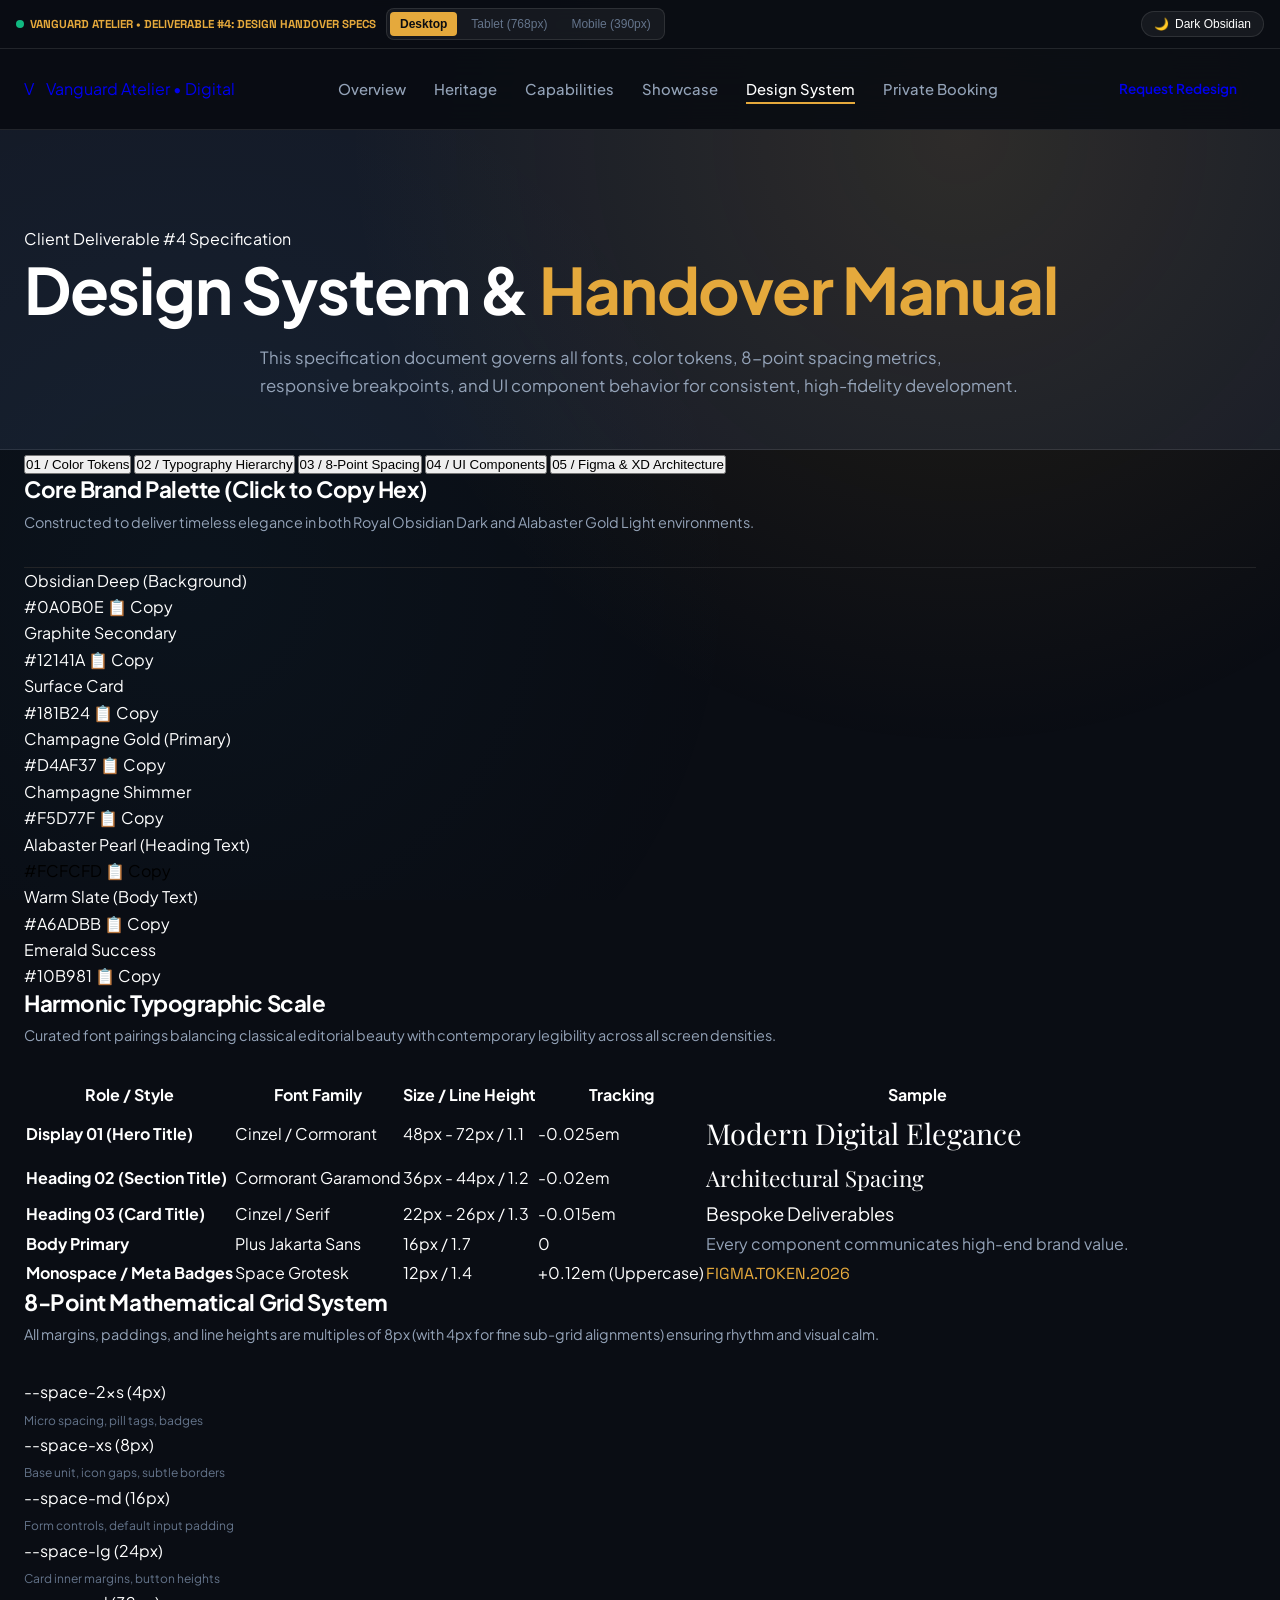
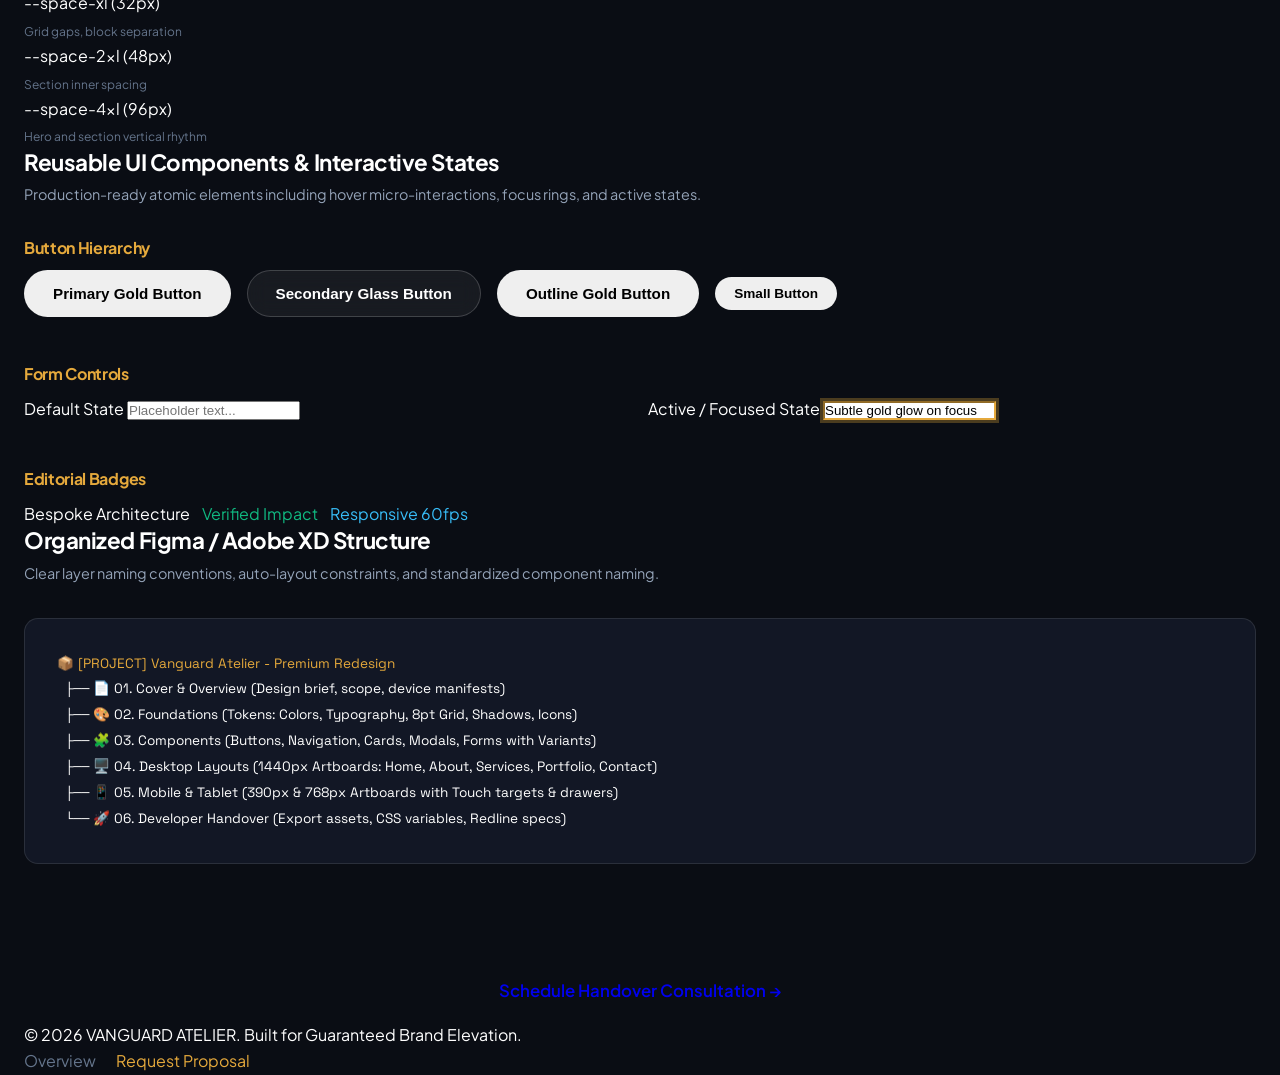
<file: design-system.html>
<!DOCTYPE html>
<html lang="en" data-theme="dark">
<head>
  <meta charset="UTF-8">
  <meta name="viewport" content="width=device-width, initial-scale=1.0">
  <title>Design System & Handover Specification — VANGUARD ATELIER</title>
  <meta name="description" content="Official design handover manual covering typography hierarchy, color tokens, 8-point spacing, and reusable UI components.">
  <link rel="stylesheet" href="css/style.css">
  <link rel="icon" href="data:image/svg+xml,<svg xmlns='http://www.w3.org/2000/svg' viewBox='0 0 100 100'><text y='.9em' font-size='90'>✨</text></svg>">
</head>
<body>

  <!-- Preview Simulator Bar -->
  <div class="preview-control-bar">
    <div class="preview-bar-left">
      <span class="preview-tag">
        <span style="display:inline-block; width:8px; height:8px; border-radius:50%; background:#10b981;"></span>
        Vanguard Atelier &bull; Deliverable #4: Design Handover Specs
      </span>
      <div class="preview-viewports">
        <button class="viewport-btn active" data-viewport="desktop">Desktop</button>
        <button class="viewport-btn" data-viewport="tablet">Tablet (768px)</button>
        <button class="viewport-btn" data-viewport="mobile">Mobile (390px)</button>
      </div>
    </div>
    <div class="preview-bar-right">
      <button id="theme-toggle-btn" class="theme-toggle-btn"><span>🌙</span> Dark Obsidian</button>
    </div>
  </div>

  <div id="viewport-stage">
    <!-- Navigation -->
    <header class="site-nav">
      <div class="container container-wide">
        <div class="nav-wrapper">
          <a href="index.html" class="brand-logo">
            <div class="brand-emblem">V</div>
            <div class="brand-text-block">
              <span class="brand-name">Vanguard</span>
              <span class="brand-sub">Atelier &bull; Digital</span>
            </div>
          </a>
          <nav>
            <ul class="nav-links">
              <li class="nav-item"><a href="index.html">Overview</a></li>
              <li class="nav-item"><a href="about.html">Heritage</a></li>
              <li class="nav-item"><a href="services.html">Capabilities</a></li>
              <li class="nav-item"><a href="portfolio.html">Showcase</a></li>
              <li class="nav-item active"><a href="design-system.html">Design System</a></li>
              <li class="nav-item"><a href="contact.html">Private Booking</a></li>
            </ul>
          </nav>
          <div class="nav-actions">
            <a href="contact.html" class="btn btn-primary btn-sm">Request Redesign</a>
            <button id="nav-hamburger-btn" class="nav-hamburger">☰</button>
          </div>
        </div>
      </div>
    </header>

    <!-- Mobile Drawer Overlay -->
    <div class="mobile-menu-overlay"></div>
    <aside class="mobile-menu-drawer">
      <div>
        <div class="mobile-drawer-header">
          <div class="brand-logo">
            <div class="brand-emblem">V</div>
            <div class="brand-text-block">
              <span class="brand-name">Vanguard</span>
              <span class="brand-sub">Atelier &bull; Digital</span>
            </div>
          </div>
          <button id="mobile-drawer-close" class="mobile-close-btn">&times;</button>
        </div>
        <ul class="mobile-nav-links">
          <li><a href="index.html">Overview</a></li>
          <li><a href="about.html">Heritage</a></li>
          <li><a href="services.html">Capabilities</a></li>
          <li><a href="portfolio.html">Showcase</a></li>
          <li><a href="design-system.html">Design System</a></li>
          <li><a href="contact.html">Private Booking</a></li>
        </ul>
      </div>
      <div>
        <a href="contact.html" class="btn btn-primary" style="width:100%; text-align:center;">Book Consultation</a>
      </div>
    </aside>

    <!-- Page Header -->
    <section style="padding: var(--space-4xl) 0 var(--space-2xl) 0; border-bottom: 1px solid var(--border-subtle); background: var(--bg-surface);">
      <div class="container text-center">
        <div class="badge-pill">Client Deliverable #4 Specification</div>
        <h1 style="font-size: clamp(2.4rem, 5vw, 4rem); margin-bottom: 16px;">
          Design System & <span class="text-gold">Handover Manual</span>
        </h1>
        <p class="section-desc" style="max-width: 760px; margin: 0 auto;">
          This specification document governs all fonts, color tokens, 8-point spacing metrics, responsive breakpoints, and UI component behavior for consistent, high-fidelity development.
        </p>
      </div>
    </section>

    <!-- Handover System Core -->
    <section class="handover-section">
      <div class="container">
        <div class="handover-card">
          <!-- Tabs Navigation -->
          <div class="handover-tabs">
            <button class="handover-tab-btn active" data-target="tab-colors">01 / Color Tokens</button>
            <button class="handover-tab-btn" data-target="tab-typography">02 / Typography Hierarchy</button>
            <button class="handover-tab-btn" data-target="tab-spacing">03 / 8-Point Spacing</button>
            <button class="handover-tab-btn" data-target="tab-components">04 / UI Components</button>
            <button class="handover-tab-btn" data-target="tab-figma">05 / Figma & XD Architecture</button>
          </div>

          <!-- Tab 1: Colors -->
          <div id="tab-colors" class="handover-tab-pane active">
            <h3 style="font-size:1.4rem; margin-bottom:8px;">Core Brand Palette (Click to Copy Hex)</h3>
            <p style="margin-bottom: var(--space-xl); font-size: 0.9rem; color: var(--text-secondary);">
              Constructed to deliver timeless elegance in both Royal Obsidian Dark and Alabaster Gold Light environments.
            </p>
            <div class="color-swatch-grid">
              <div class="color-swatch-card" data-hex="#0A0B0E">
                <div class="swatch-color-box" style="background: #0A0B0E; border-bottom: 1px solid rgba(255,255,255,0.1);"></div>
                <div class="swatch-meta">
                  <div class="swatch-name">Obsidian Deep (Background)</div>
                  <div class="swatch-hex"><span>#0A0B0E</span> <span>📋 Copy</span></div>
                </div>
              </div>

              <div class="color-swatch-card" data-hex="#12141A">
                <div class="swatch-color-box" style="background: #12141A;"></div>
                <div class="swatch-meta">
                  <div class="swatch-name">Graphite Secondary</div>
                  <div class="swatch-hex"><span>#12141A</span> <span>📋 Copy</span></div>
                </div>
              </div>

              <div class="color-swatch-card" data-hex="#181B24">
                <div class="swatch-color-box" style="background: #181B24;"></div>
                <div class="swatch-meta">
                  <div class="swatch-name">Surface Card</div>
                  <div class="swatch-hex"><span>#181B24</span> <span>📋 Copy</span></div>
                </div>
              </div>

              <div class="color-swatch-card" data-hex="#D4AF37">
                <div class="swatch-color-box" style="background: #D4AF37;"></div>
                <div class="swatch-meta">
                  <div class="swatch-name">Champagne Gold (Primary)</div>
                  <div class="swatch-hex"><span>#D4AF37</span> <span>📋 Copy</span></div>
                </div>
              </div>

              <div class="color-swatch-card" data-hex="#F5D77F">
                <div class="swatch-color-box" style="background: #F5D77F;"></div>
                <div class="swatch-meta">
                  <div class="swatch-name">Champagne Shimmer</div>
                  <div class="swatch-hex"><span>#F5D77F</span> <span>📋 Copy</span></div>
                </div>
              </div>

              <div class="color-swatch-card" data-hex="#FCFCFD">
                <div class="swatch-color-box" style="background: #FCFCFD;"></div>
                <div class="swatch-meta">
                  <div class="swatch-name">Alabaster Pearl (Heading Text)</div>
                  <div class="swatch-hex" style="color:#000;"><span>#FCFCFD</span> <span>📋 Copy</span></div>
                </div>
              </div>

              <div class="color-swatch-card" data-hex="#A6ADBB">
                <div class="swatch-color-box" style="background: #A6ADBB;"></div>
                <div class="swatch-meta">
                  <div class="swatch-name">Warm Slate (Body Text)</div>
                  <div class="swatch-hex"><span>#A6ADBB</span> <span>📋 Copy</span></div>
                </div>
              </div>

              <div class="color-swatch-card" data-hex="#10B981">
                <div class="swatch-color-box" style="background: #10B981;"></div>
                <div class="swatch-meta">
                  <div class="swatch-name">Emerald Success</div>
                  <div class="swatch-hex"><span>#10B981</span> <span>📋 Copy</span></div>
                </div>
              </div>
            </div>
          </div>

          <!-- Tab 2: Typography Scale -->
          <div id="tab-typography" class="handover-tab-pane">
            <h3 style="font-size:1.4rem; margin-bottom:8px;">Harmonic Typographic Scale</h3>
            <p style="margin-bottom: var(--space-xl); font-size: 0.9rem; color: var(--text-secondary);">
              Curated font pairings balancing classical editorial beauty with contemporary legibility across all screen densities.
            </p>
            <table class="type-specimen-table">
              <thead>
                <tr>
                  <th>Role / Style</th>
                  <th>Font Family</th>
                  <th>Size / Line Height</th>
                  <th>Tracking</th>
                  <th>Sample</th>
                </tr>
              </thead>
              <tbody>
                <tr>
                  <td><strong>Display 01 (Hero Title)</strong></td>
                  <td>Cinzel / Cormorant</td>
                  <td>48px - 72px / 1.1</td>
                  <td>-0.025em</td>
                  <td><span style="font-family:var(--font-serif); font-size:1.8rem;">Modern Digital Elegance</span></td>
                </tr>
                <tr>
                  <td><strong>Heading 02 (Section Title)</strong></td>
                  <td>Cormorant Garamond</td>
                  <td>36px - 44px / 1.2</td>
                  <td>-0.02em</td>
                  <td><span style="font-family:var(--font-serif); font-size:1.4rem;">Architectural Spacing</span></td>
                </tr>
                <tr>
                  <td><strong>Heading 03 (Card Title)</strong></td>
                  <td>Cinzel / Serif</td>
                  <td>22px - 26px / 1.3</td>
                  <td>-0.015em</td>
                  <td><span style="font-family:var(--font-display); font-size:1.15rem;">Bespoke Deliverables</span></td>
                </tr>
                <tr>
                  <td><strong>Body Primary</strong></td>
                  <td>Plus Jakarta Sans</td>
                  <td>16px / 1.7</td>
                  <td>0</td>
                  <td><span style="font-family:var(--font-sans); color:var(--text-secondary);">Every component communicates high-end brand value.</span></td>
                </tr>
                <tr>
                  <td><strong>Monospace / Meta Badges</strong></td>
                  <td>Space Grotesk</td>
                  <td>12px / 1.4</td>
                  <td>+0.12em (Uppercase)</td>
                  <td><span style="font-family:var(--font-mono); color:var(--gold-primary);">FIGMA.TOKEN.2026</span></td>
                </tr>
              </tbody>
            </table>
          </div>

          <!-- Tab 3: Spacing Scale -->
          <div id="tab-spacing" class="handover-tab-pane">
            <h3 style="font-size:1.4rem; margin-bottom:8px;">8-Point Mathematical Grid System</h3>
            <p style="margin-bottom: var(--space-xl); font-size: 0.9rem; color: var(--text-secondary);">
              All margins, paddings, and line heights are multiples of 8px (with 4px for fine sub-grid alignments) ensuring rhythm and visual calm.
            </p>
            <div class="spacing-scale-visualizer">
              <div class="spacing-row">
                <div class="spacing-label">--space-2xs (4px)</div>
                <div class="spacing-bar" style="width: 4px;"></div>
                <span style="font-size:0.75rem; color:var(--text-muted);">Micro spacing, pill tags, badges</span>
              </div>
              <div class="spacing-row">
                <div class="spacing-label">--space-xs (8px)</div>
                <div class="spacing-bar" style="width: 8px;"></div>
                <span style="font-size:0.75rem; color:var(--text-muted);">Base unit, icon gaps, subtle borders</span>
              </div>
              <div class="spacing-row">
                <div class="spacing-label">--space-md (16px)</div>
                <div class="spacing-bar" style="width: 16px;"></div>
                <span style="font-size:0.75rem; color:var(--text-muted);">Form controls, default input padding</span>
              </div>
              <div class="spacing-row">
                <div class="spacing-label">--space-lg (24px)</div>
                <div class="spacing-bar" style="width: 24px;"></div>
                <span style="font-size:0.75rem; color:var(--text-muted);">Card inner margins, button heights</span>
              </div>
              <div class="spacing-row">
                <div class="spacing-label">--space-xl (32px)</div>
                <div class="spacing-bar" style="width: 32px;"></div>
                <span style="font-size:0.75rem; color:var(--text-muted);">Grid gaps, block separation</span>
              </div>
              <div class="spacing-row">
                <div class="spacing-label">--space-2xl (48px)</div>
                <div class="spacing-bar" style="width: 48px;"></div>
                <span style="font-size:0.75rem; color:var(--text-muted);">Section inner spacing</span>
              </div>
              <div class="spacing-row">
                <div class="spacing-label">--space-4xl (96px)</div>
                <div class="spacing-bar" style="width: 96px;"></div>
                <span style="font-size:0.75rem; color:var(--text-muted);">Hero and section vertical rhythm</span>
              </div>
            </div>
          </div>

          <!-- Tab 4: UI Components -->
          <div id="tab-components" class="handover-tab-pane">
            <h3 style="font-size:1.4rem; margin-bottom:8px;">Reusable UI Components & Interactive States</h3>
            <p style="margin-bottom: var(--space-xl); font-size: 0.9rem; color: var(--text-secondary);">
              Production-ready atomic elements including hover micro-interactions, focus rings, and active states.
            </p>

            <div style="display:flex; flex-direction:column; gap: var(--space-2xl);">
              <!-- Buttons -->
              <div>
                <h4 style="font-size:1rem; margin-bottom:12px; color:var(--gold-primary);">Button Hierarchy</h4>
                <div style="display:flex; gap:16px; flex-wrap:wrap; align-items:center;">
                  <button class="btn btn-primary">Primary Gold Button</button>
                  <button class="btn btn-secondary">Secondary Glass Button</button>
                  <button class="btn btn-outline">Outline Gold Button</button>
                  <button class="btn btn-primary btn-sm">Small Button</button>
                </div>
              </div>

              <!-- Form Inputs -->
              <div>
                <h4 style="font-size:1rem; margin-bottom:12px; color:var(--gold-primary);">Form Controls</h4>
                <div style="display:grid; grid-template-columns: 1fr 1fr; gap:16px;">
                  <div>
                    <label class="form-label">Default State</label>
                    <input type="text" class="form-control" placeholder="Placeholder text...">
                  </div>
                  <div>
                    <label class="form-label">Active / Focused State</label>
                    <input type="text" class="form-control" value="Subtle gold glow on focus" style="border-color:var(--gold-primary); box-shadow:0 0 0 3px var(--gold-glow);">
                  </div>
                </div>
              </div>

              <!-- Badges & Chips -->
              <div>
                <h4 style="font-size:1rem; margin-bottom:12px; color:var(--gold-primary);">Editorial Badges</h4>
                <div style="display:flex; gap:12px; flex-wrap:wrap;">
                  <span class="badge-pill">Bespoke Architecture</span>
                  <span class="badge-pill" style="border-color:var(--success); color:var(--success);">Verified Impact</span>
                  <span class="badge-pill" style="border-color:var(--accent-cyan); color:var(--accent-cyan);">Responsive 60fps</span>
                </div>
              </div>
            </div>
          </div>

          <!-- Tab 5: Figma & Adobe XD Structure -->
          <div id="tab-figma" class="handover-tab-pane">
            <h3 style="font-size:1.4rem; margin-bottom:8px;">Organized Figma / Adobe XD Structure</h3>
            <p style="margin-bottom: var(--space-xl); font-size: 0.9rem; color: var(--text-secondary);">
              Clear layer naming conventions, auto-layout constraints, and standardized component naming.
            </p>

            <div style="background:var(--bg-card); border:1px solid var(--border-subtle); border-radius:var(--radius-md); padding:var(--space-xl); font-family:var(--font-mono); font-size:0.85rem; line-height:1.9;">
              <span style="color:var(--gold-primary);">📦 [PROJECT] Vanguard Atelier - Premium Redesign</span><br>
              &nbsp;&nbsp;├── 📄 01. Cover & Overview (Design brief, scope, device manifests)<br>
              &nbsp;&nbsp;├── 🎨 02. Foundations (Tokens: Colors, Typography, 8pt Grid, Shadows, Icons)<br>
              &nbsp;&nbsp;├── 🧩 03. Components (Buttons, Navigation, Cards, Modals, Forms with Variants)<br>
              &nbsp;&nbsp;├── 🖥️ 04. Desktop Layouts (1440px Artboards: Home, About, Services, Portfolio, Contact)<br>
              &nbsp;&nbsp;├── 📱 05. Mobile & Tablet (390px & 768px Artboards with Touch targets & drawers)<br>
              &nbsp;&nbsp;└── 🚀 06. Developer Handover (Export assets, CSS variables, Redline specs)
            </div>
          </div>

        </div>

        <div style="text-align: center; margin-top: var(--space-4xl);">
          <a href="contact.html" class="btn btn-primary btn-lg">Schedule Handover Consultation &rarr;</a>
        </div>
      </div>
    </section>

    <!-- Footer -->
    <footer class="site-footer">
      <div class="container">
        <div class="footer-bottom-bar">
          <div>&copy; 2026 VANGUARD ATELIER. Built for Guaranteed Brand Elevation.</div>
          <div style="display:flex; gap:20px;">
            <a href="index.html" style="color:var(--text-muted); text-decoration:none;">Overview</a>
            <a href="contact.html" style="color:var(--gold-primary); text-decoration:none;">Request Proposal</a>
          </div>
        </div>
      </div>
    </footer>
  </div>

  <script src="js/main.js"></script>
</body>
</html>
</file>
<file: css/style.css>
/* ==========================================================================
   BUILDCRAFT ATELIER — MASTER STYLESHEET
   Flawless Responsiveness across Desktop (1440px), Laptop (1200px),
   Tablet (768px), and Mobile (390px/360px) in BOTH Real Resizing & Simulator Modes.
   ========================================================================== */

@import url('https://fonts.googleapis.com/css2?family=Plus+Jakarta+Sans:wght@300;400;500;600;700;800&family=Playfair+Display:ital,wght@0,500;0,600;0,700;1,400;1,600&family=Space+Grotesk:wght@500;600;700&display=swap');

/* --- Root Color Tokens & Atmosphere --- */
:root {
  --bg-primary: #0a0d14;
  --bg-secondary: #0f131d;
  --bg-surface: #151b28;
  --bg-card: rgba(21, 27, 40, 0.85);
  --bg-card-hover: rgba(28, 36, 52, 0.95);
  --bg-glass: rgba(10, 13, 20, 0.88);
  --bg-light-contrast: #f8f9fa;
  --bg-light-card: #ffffff;
  
  --gold-primary: #e5a93c;
  --gold-secondary: #d49324;
  --gold-light: #fcd34d;
  --gold-glow: rgba(229, 169, 60, 0.3);
  --gold-gradient: linear-gradient(135deg, #fcd34d 0%, #e5a93c 50%, #b4710b 100%);
  --gold-border: rgba(229, 169, 60, 0.35);

  --text-primary: #ffffff;
  --text-secondary: #94a3b8;
  --text-muted: #64748b;
  --text-dark: #0f172a;
  --text-dark-muted: #475569;
  
  --border-subtle: rgba(255, 255, 255, 0.1);
  --border-medium: rgba(255, 255, 255, 0.18);
  --border-light: rgba(15, 23, 42, 0.08);

  --success: #10b981;
  --accent-cyan: #38bdf8;

  --font-serif: 'Playfair Display', Georgia, serif;
  --font-sans: 'Plus Jakarta Sans', -apple-system, BlinkMacSystemFont, sans-serif;
  --font-mono: 'Space Grotesk', monospace;

  --space-2xs: 4px;
  --space-xs: 8px;
  --space-sm: 12px;
  --space-md: 16px;
  --space-lg: 24px;
  --space-xl: 32px;
  --space-2xl: 48px;
  --space-3xl: 64px;
  --space-4xl: 96px;
  --space-5xl: 128px;

  --radius-sm: 8px;
  --radius-md: 14px;
  --radius-lg: 22px;
  --radius-xl: 36px;
  --radius-full: 9999px;

  --shadow-subtle: 0 4px 20px rgba(0, 0, 0, 0.25);
  --shadow-elevated: 0 16px 48px rgba(0, 0, 0, 0.5);
  --shadow-gold: 0 10px 30px rgba(229, 169, 60, 0.3);
  --shadow-light-card: 0 12px 32px rgba(15, 23, 42, 0.08);

  --transition-fast: 0.2s cubic-bezier(0.16, 1, 0.3, 1);
  --transition-smooth: 0.35s cubic-bezier(0.16, 1, 0.3, 1);
  --transition-luxury: 0.6s cubic-bezier(0.19, 1, 0.22, 1);
}

[data-theme="light"] {
  --bg-primary: #f8fafc;
  --bg-secondary: #f1f5f9;
  --bg-surface: #ffffff;
  --bg-card: #ffffff;
  --bg-card-hover: #f8fafc;
  --bg-glass: rgba(248, 250, 252, 0.92);
  --text-primary: #0f172a;
  --text-secondary: #475569;
  --text-muted: #64748b;
  --border-subtle: rgba(15, 23, 42, 0.08);
  --border-medium: rgba(15, 23, 42, 0.16);
  --shadow-elevated: 0 16px 40px rgba(15, 23, 42, 0.08);
}

/* --- Base Reset & Overflow Elimination --- */
*, *::before, *::after {
  box-sizing: border-box;
  margin: 0;
  padding: 0;
}

html {
  font-size: 16px;
  scroll-behavior: smooth;
  -webkit-font-smoothing: antialiased;
  -moz-osx-font-smoothing: grayscale;
  overflow-x: hidden;
  width: 100%;
}

body {
  font-family: var(--font-sans);
  background-color: var(--bg-primary);
  color: var(--text-primary);
  line-height: 1.65;
  overflow-x: hidden;
  width: 100%;
  position: relative;
  transition: background-color var(--transition-smooth), color var(--transition-smooth);
}

img, video, iframe {
  max-width: 100%;
  height: auto;
  display: block;
}

body::before {
  content: '';
  position: fixed;
  top: 0;
  left: 0;
  width: 100%;
  height: 100%;
  background-image: 
    radial-gradient(circle at 75% 15%, rgba(229, 169, 60, 0.12) 0%, transparent 50%),
    radial-gradient(circle at 15% 65%, rgba(56, 189, 248, 0.04) 0%, transparent 45%);
  pointer-events: none;
  z-index: 0;
}

/* Layout Containers */
.container {
  width: 100%;
  max-width: 1280px;
  margin: 0 auto;
  padding: 0 var(--space-lg);
  position: relative;
  z-index: 1;
}

.container-wide {
  max-width: 1440px;
}

.container-narrow {
  max-width: 980px;
}

/* Typography Helpers */
h1, h2, h3, h4, h5, h6 {
  font-family: var(--font-sans);
  font-weight: 700;
  line-height: 1.18;
  color: var(--text-primary);
  letter-spacing: -0.02em;
}

.font-serif {
  font-family: var(--font-serif);
}

.font-mono {
  font-family: var(--font-mono);
}

.text-gold {
  color: var(--gold-primary);
}

.text-gold-gradient {
  background: var(--gold-gradient);
  -webkit-background-clip: text;
  -webkit-text-fill-color: transparent;
  display: inline-block;
}

.text-secondary {
  color: var(--text-secondary);
}

.text-muted {
  color: var(--text-muted);
}

/* Section Header */
.section-header {
  text-align: center;
  max-width: 760px;
  margin: 0 auto var(--space-3xl) auto;
}

.section-header.text-left {
  text-align: left;
  margin-left: 0;
}

.badge-tag {
  display: inline-flex;
  align-items: center;
  gap: 8px;
  padding: 6px 16px;
  border-radius: var(--radius-full);
  background: rgba(229, 169, 60, 0.12);
  border: 1px solid var(--gold-border);
  color: var(--gold-primary);
  font-family: var(--font-mono);
  font-size: 0.75rem;
  letter-spacing: 0.1em;
  text-transform: uppercase;
  font-weight: 700;
  margin-bottom: var(--space-md);
  max-width: 100%;
}

.badge-tag::before {
  content: '';
  width: 6px;
  height: 6px;
  border-radius: 50%;
  background: var(--gold-primary);
  box-shadow: 0 0 8px var(--gold-primary);
  flex-shrink: 0;
}

.section-title {
  font-size: clamp(1.8rem, 3.6vw, 3.2rem);
  margin-bottom: var(--space-md);
  letter-spacing: -0.025em;
}

.section-desc {
  font-size: 1.05rem;
  color: var(--text-secondary);
  line-height: 1.7;
}

/* ==========================================================================
   BUTTONS
   ========================================================================== */
.btn {
  display: inline-flex;
  align-items: center;
  justify-content: center;
  gap: 10px;
  padding: 14px 28px;
  font-size: 0.95rem;
  font-weight: 600;
  border-radius: var(--radius-full);
  text-decoration: none;
  cursor: pointer;
  border: 1px solid transparent;
  transition: all var(--transition-smooth);
  position: relative;
  overflow: hidden;
  user-select: none;
}

.btn-gold {
  background: var(--gold-gradient);
  color: #0b0d12;
  font-weight: 700;
  box-shadow: var(--shadow-gold);
}

.btn-gold:hover {
  transform: translateY(-2px);
  box-shadow: 0 14px 34px rgba(229, 169, 60, 0.45);
}

.btn-secondary {
  background: rgba(255, 255, 255, 0.06);
  border-color: var(--border-medium);
  color: var(--text-primary);
  backdrop-filter: blur(10px);
}

.btn-secondary:hover {
  border-color: var(--gold-primary);
  color: var(--gold-primary);
  background: rgba(229, 169, 60, 0.08);
  transform: translateY(-2px);
}

.btn-video {
  display: inline-flex;
  align-items: center;
  gap: 12px;
  background: transparent;
  color: var(--text-primary);
  font-weight: 600;
  text-decoration: none;
  cursor: pointer;
  padding: 8px 16px;
  border-radius: var(--radius-full);
  transition: color var(--transition-fast);
}

.btn-video:hover {
  color: var(--gold-primary);
}

.play-circle {
  width: 44px;
  height: 44px;
  border-radius: 50%;
  background: rgba(255, 255, 255, 0.1);
  border: 1px solid var(--border-medium);
  display: flex;
  align-items: center;
  justify-content: center;
  color: var(--gold-primary);
  font-size: 1.1rem;
  transition: all var(--transition-smooth);
  flex-shrink: 0;
}

.btn-video:hover .play-circle {
  background: var(--gold-primary);
  color: #000;
  transform: scale(1.08);
}

.btn-sm {
  padding: 8px 18px;
  font-size: 0.85rem;
}

.btn-lg {
  padding: 16px 36px;
  font-size: 1.05rem;
}

/* ==========================================================================
   TOP CONTROL BAR (Preview Simulator & Live Switches)
   ========================================================================== */
.preview-control-bar {
  position: sticky;
  top: 0;
  z-index: 1000;
  background: rgba(10, 13, 20, 0.95);
  backdrop-filter: blur(16px);
  border-bottom: 1px solid var(--border-subtle);
  padding: 8px var(--space-md);
  display: flex;
  align-items: center;
  justify-content: space-between;
  font-size: 0.8rem;
  color: var(--text-secondary);
}

.preview-bar-left, .preview-bar-right {
  display: flex;
  align-items: center;
  gap: 10px;
}

.preview-tag {
  display: inline-flex;
  align-items: center;
  gap: 6px;
  font-weight: 700;
  color: var(--gold-primary);
  font-family: var(--font-mono);
  font-size: 0.72rem;
  text-transform: uppercase;
}

.preview-viewports {
  display: flex;
  align-items: center;
  gap: 4px;
  background: rgba(255, 255, 255, 0.05);
  padding: 3px;
  border-radius: var(--radius-sm);
  border: 1px solid var(--border-subtle);
}

.viewport-btn {
  background: transparent;
  border: none;
  color: var(--text-muted);
  padding: 5px 10px;
  border-radius: 4px;
  font-size: 0.75rem;
  cursor: pointer;
  display: flex;
  align-items: center;
  gap: 6px;
  transition: all var(--transition-fast);
}

.viewport-btn:hover {
  color: var(--text-primary);
}

.viewport-btn.active {
  background: var(--gold-primary);
  color: #0b0d12;
  font-weight: 700;
}

.theme-toggle-btn {
  background: rgba(255, 255, 255, 0.05);
  border: 1px solid var(--border-subtle);
  color: var(--text-primary);
  padding: 5px 12px;
  border-radius: var(--radius-full);
  cursor: pointer;
  font-size: 0.75rem;
  display: inline-flex;
  align-items: center;
  gap: 6px;
}

/* Stage Frame Wrapper for Responsive Simulation */
#viewport-stage {
  width: 100%;
  max-width: 100%;
  margin: 0 auto;
  transition: max-width 0.4s cubic-bezier(0.16, 1, 0.3, 1);
  min-height: 100vh;
}

#viewport-stage.view-tablet {
  max-width: 768px !important;
  border-left: 1px solid var(--border-medium);
  border-right: 1px solid var(--border-medium);
  box-shadow: 0 0 60px rgba(0, 0, 0, 0.7);
}

#viewport-stage.view-mobile {
  max-width: 390px !important;
  border-left: 1px solid var(--border-medium);
  border-right: 1px solid var(--border-medium);
  border-radius: 32px;
  margin-top: 16px;
  margin-bottom: 32px;
  overflow: hidden;
  box-shadow: 0 0 60px rgba(0, 0, 0, 0.8);
}

/* ==========================================================================
   PRIMARY NAVIGATION
   ========================================================================== */
.site-nav {
  position: sticky;
  top: 41px;
  z-index: 990;
  background: var(--bg-glass);
  backdrop-filter: blur(20px);
  border-bottom: 1px solid var(--border-subtle);
}

.nav-wrapper {
  display: flex;
  align-items: center;
  justify-content: space-between;
  height: 80px;
}

.brand-logo {
  display: flex;
  align-items: center;
  gap: 12px;
  text-decoration: none;
  flex-shrink: 0;
}

.brand-icon-house {
  width: 40px;
  height: 40px;
  border-radius: 10px;
  background: var(--gold-gradient);
  display: flex;
  align-items: center;
  justify-content: center;
  color: #0b0d12;
  font-size: 1.3rem;
  box-shadow: var(--shadow-gold);
  flex-shrink: 0;
}

.brand-title-group {
  display: flex;
  flex-direction: column;
}

.brand-title {
  font-size: 1.35rem;
  font-weight: 800;
  color: var(--text-primary);
  letter-spacing: -0.01em;
  line-height: 1.1;
}

.brand-tagline {
  font-size: 0.65rem;
  font-family: var(--font-mono);
  letter-spacing: 0.16em;
  text-transform: uppercase;
  color: var(--gold-primary);
}

.nav-links {
  display: flex;
  align-items: center;
  gap: 28px;
  list-style: none;
}

.nav-item a {
  text-decoration: none;
  font-size: 0.925rem;
  font-weight: 500;
  color: var(--text-secondary);
  transition: color var(--transition-fast);
  position: relative;
  padding: 6px 0;
}

.nav-item a::after {
  content: '';
  position: absolute;
  bottom: 0;
  left: 0;
  width: 0%;
  height: 2px;
  background: var(--gold-primary);
  transition: width var(--transition-smooth);
}

.nav-item a:hover,
.nav-item.active a {
  color: var(--text-primary);
}

.nav-item.active a::after,
.nav-item a:hover::after {
  width: 100%;
}

.nav-actions {
  display: flex;
  align-items: center;
  gap: 16px;
  flex-shrink: 0;
}

.nav-hamburger {
  display: none;
  background: none;
  border: none;
  color: var(--text-primary);
  font-size: 1.6rem;
  cursor: pointer;
  padding: 4px;
}

/* Mobile Drawer */
.mobile-menu-overlay {
  position: fixed;
  top: 0;
  left: 0;
  width: 100%;
  height: 100%;
  background: rgba(0, 0, 0, 0.7);
  backdrop-filter: blur(8px);
  z-index: 2000;
  opacity: 0;
  pointer-events: none;
  transition: opacity var(--transition-smooth);
}

.mobile-menu-drawer {
  position: fixed;
  top: 0;
  right: -100%;
  width: 84%;
  max-width: 360px;
  height: 100%;
  background: var(--bg-secondary);
  z-index: 2001;
  padding: var(--space-2xl) var(--space-xl);
  display: flex;
  flex-direction: column;
  justify-content: space-between;
  transition: right var(--transition-luxury);
  box-shadow: -10px 0 40px rgba(0,0,0,0.6);
}

.mobile-menu-open .mobile-menu-overlay {
  opacity: 1;
  pointer-events: auto;
}

.mobile-menu-open .mobile-menu-drawer {
  right: 0;
}

.mobile-nav-links {
  list-style: none;
  display: flex;
  flex-direction: column;
  gap: 20px;
  margin-top: 24px;
}

.mobile-nav-links a {
  text-decoration: none;
  color: var(--text-primary);
  font-size: 1.35rem;
  font-weight: 600;
}

.mobile-nav-links a:hover {
  color: var(--gold-primary);
}

/* ==========================================================================
   HERO SECTION (HOME & ALL SUBPAGES)
   ========================================================================== */
.hero-architectural {
  position: relative;
  overflow: hidden;
}

/* Home Full-Width Hero (Image Spans Entire Background, Matching Reference Exactly) */
.hero-home-fullwidth {
  min-height: 86vh;
  display: flex;
  flex-direction: column;
  justify-content: space-between;
  padding: calc(var(--space-4xl) + 24px) 0 0 0;
  background: 
    linear-gradient(90deg, rgba(8, 11, 18, 0.88) 0%, rgba(8, 11, 18, 0.65) 42%, rgba(8, 11, 18, 0.15) 72%, transparent 100%),
    linear-gradient(180deg, rgba(8, 11, 18, 0.15) 0%, transparent 45%, rgba(8, 11, 18, 0.65) 100%),
    url('https://images.unsplash.com/photo-1600585154340-be6161a56a0c?q=90&w=2400&auto=format&fit=crop') no-repeat right center / cover;
}

.hero-fullwidth-content {
  max-width: 680px;
  position: relative;
  z-index: 2;
  margin-bottom: var(--space-4xl);
}

/* Subpage Full-Width Hero Banners (Image Spans Entire Header Across Page) */
.subpage-hero-banner {
  position: relative;
  padding: calc(var(--space-4xl) + 24px) 0 var(--space-4xl) 0;
  min-height: 50vh;
  display: flex;
  align-items: center;
  background-size: cover;
  background-position: center;
  background-repeat: no-repeat;
  border-bottom: 1px solid var(--border-subtle);
}

.subpage-hero-banner::before {
  content: '';
  position: absolute;
  top: 0;
  left: 0;
  width: 100%;
  height: 100%;
  background: 
    linear-gradient(90deg, rgba(8, 11, 18, 0.84) 0%, rgba(8, 11, 18, 0.55) 50%, rgba(8, 11, 18, 0.15) 100%),
    linear-gradient(180deg, rgba(8, 11, 18, 0.15) 0%, transparent 45%, rgba(8, 11, 18, 0.65) 100%);
  z-index: 1;
}

.subpage-hero-banner .container {
  position: relative;
  z-index: 2;
}

.subpage-hero-content {
  max-width: 780px;
}

/* Specific Subpage Hero Background Images */
.subpage-hero-about {
  background-image: url('https://images.unsplash.com/photo-1600585154340-be6161a56a0c?q=85&w=2400&auto=format&fit=crop');
}

.subpage-hero-services {
  background-image: url('https://images.unsplash.com/photo-1600607687939-ce8a6c25118c?q=85&w=2400&auto=format&fit=crop');
}

.subpage-hero-portfolio {
  background-image: url('https://images.unsplash.com/photo-1600596542815-ffad4c1539a9?q=85&w=2400&auto=format&fit=crop');
}

.subpage-hero-contact {
  background-image: url('https://images.unsplash.com/photo-1486406146926-c627a92ad1ab?q=85&w=2400&auto=format&fit=crop');
}

.hero-arch-grid {
  display: grid;
  grid-template-columns: 1.1fr 0.9fr;
  align-items: center;
  gap: var(--space-3xl);
}

.hero-arch-title {
  font-size: clamp(2.2rem, 4.5vw, 4.2rem);
  font-weight: 800;
  line-height: 1.12;
  letter-spacing: -0.03em;
  margin-bottom: var(--space-lg);
  text-shadow: 0 2px 16px rgba(0, 0, 0, 0.75);
}

.hero-arch-title span.serif-italic {
  font-family: var(--font-serif);
  font-style: italic;
  font-weight: 500;
  color: var(--gold-primary);
}

.hero-arch-desc {
  font-size: 1.1rem;
  color: #e2e8f0;
  line-height: 1.7;
  margin-bottom: var(--space-2xl);
  max-width: 540px;
  text-shadow: 0 1px 8px rgba(0, 0, 0, 0.75);
}

.hero-actions-row {
  display: flex;
  align-items: center;
  gap: var(--space-lg);
  margin-bottom: var(--space-3xl);
  flex-wrap: wrap;
}

/* Subpage Hero Showcase Frame */
.subpage-hero-frame {
  position: relative;
  border-radius: var(--radius-xl);
  overflow: hidden;
  box-shadow: var(--shadow-elevated);
  border: 1px solid var(--border-medium);
  width: 100%;
}

.subpage-hero-frame img {
  width: 100%;
  height: 400px;
  object-fit: cover;
  display: block;
}

.subpage-hero-badge {
  position: absolute;
  bottom: 20px;
  left: 20px;
  background: rgba(10, 13, 20, 0.88);
  backdrop-filter: blur(20px);
  border: 1px solid var(--gold-border);
  padding: 12px 18px;
  border-radius: var(--radius-md);
  box-shadow: var(--shadow-elevated);
}

/* Hero Villa Showcase Frame */
.hero-villa-showcase {
  position: relative;
  width: 100%;
}

.hero-villa-frame {
  position: relative;
  border-radius: var(--radius-xl);
  overflow: hidden;
  box-shadow: var(--shadow-elevated);
  border: 1px solid var(--border-medium);
  width: 100%;
}

.hero-villa-frame img {
  width: 100%;
  height: 480px;
  object-fit: cover;
  display: block;
  transition: transform var(--transition-luxury);
}

.hero-villa-showcase:hover .hero-villa-frame img {
  transform: scale(1.03);
}

.villa-glass-badge {
  position: absolute;
  bottom: 20px;
  right: 20px;
  background: rgba(10, 13, 20, 0.88);
  backdrop-filter: blur(20px);
  border: 1px solid var(--gold-border);
  padding: 12px 18px;
  border-radius: var(--radius-md);
  box-shadow: var(--shadow-elevated);
  display: flex;
  align-items: center;
  gap: 12px;
}

/* Metrics Pill Counter Bar */
.hero-metrics-pill-bar {
  background: rgba(21, 27, 40, 0.8);
  border: 1px solid var(--border-medium);
  border-radius: var(--radius-xl);
  padding: var(--space-xl) var(--space-2xl);
  display: grid;
  grid-template-columns: repeat(4, 1fr);
  gap: var(--space-lg);
  backdrop-filter: blur(16px);
  margin-top: var(--space-3xl);
}

.metric-pill-item {
  display: flex;
  align-items: center;
  gap: 14px;
}

.metric-pill-icon {
  width: 44px;
  height: 44px;
  border-radius: 12px;
  background: rgba(229, 169, 60, 0.12);
  border: 1px solid var(--gold-border);
  display: flex;
  align-items: center;
  justify-content: center;
  color: var(--gold-primary);
  font-size: 1.25rem;
  flex-shrink: 0;
}

.metric-pill-val {
  font-size: 1.55rem;
  font-weight: 800;
  line-height: 1.1;
  color: #fff;
}

.metric-pill-label {
  font-size: 0.8rem;
  color: var(--text-secondary);
  font-weight: 500;
}

/* ==========================================================================
   ORGANIC CURVED SECTION TRANSITION & WHITE CONTRAST
   ========================================================================== */
.section-light-contrast {
  background: #f8f9fa;
  color: #0f172a;
  border-radius: 48px 48px 0 0;
  padding: var(--space-5xl) 0;
  position: relative;
  box-shadow: 0 -20px 50px rgba(0, 0, 0, 0.3);
}

.section-light-contrast h2,
.section-light-contrast h3 {
  color: #0f172a;
}

.section-light-contrast .section-desc {
  color: #475569;
}

/* 6-Card Services Grid */
.services-card-grid-6 {
  display: grid;
  grid-template-columns: repeat(3, 1fr);
  gap: var(--space-xl);
}

.service-card-clean {
  background: #ffffff;
  border: 1px solid rgba(15, 23, 42, 0.08);
  border-radius: var(--radius-lg);
  overflow: hidden;
  box-shadow: var(--shadow-light-card);
  transition: all var(--transition-smooth);
  display: flex;
  flex-direction: column;
}

.service-card-clean:hover {
  transform: translateY(-6px);
  box-shadow: 0 20px 40px rgba(15, 23, 42, 0.12);
  border-color: var(--gold-primary);
}

.service-card-thumb {
  width: 100%;
  height: 200px;
  overflow: hidden;
  position: relative;
}

.service-card-thumb img {
  width: 100%;
  height: 100%;
  object-fit: cover;
  transition: transform var(--transition-luxury);
}

.service-card-clean:hover .service-card-thumb img {
  transform: scale(1.06);
}

.service-card-thumb-badge {
  position: absolute;
  top: 14px;
  right: 14px;
  width: 38px;
  height: 38px;
  border-radius: 50%;
  background: rgba(10, 13, 20, 0.85);
  color: var(--gold-primary);
  display: flex;
  align-items: center;
  justify-content: center;
  font-size: 1.1rem;
  border: 1px solid var(--gold-border);
}

.service-card-body {
  padding: var(--space-lg);
  display: flex;
  flex-direction: column;
  flex: 1;
  justify-content: space-between;
}

.service-card-title {
  font-size: 1.25rem;
  font-weight: 700;
  margin-bottom: 8px;
  color: #0f172a;
}

.service-card-text {
  font-size: 0.88rem;
  color: #64748b;
  line-height: 1.6;
  margin-bottom: var(--space-md);
}

.service-card-link {
  font-size: 0.875rem;
  font-weight: 700;
  color: var(--gold-secondary);
  text-decoration: none;
  display: inline-flex;
  align-items: center;
  gap: 6px;
  transition: gap var(--transition-fast);
}

.service-card-link:hover {
  gap: 10px;
}

/* ==========================================================================
   BEFORE & AFTER INTERACTIVE SPLIT SLIDER
   ========================================================================== */
.transformation-section {
  padding: var(--space-5xl) 0;
  position: relative;
}

.comparison-card {
  background: var(--bg-surface);
  border: 1px solid var(--border-medium);
  border-radius: var(--radius-xl);
  padding: var(--space-xl);
  box-shadow: var(--shadow-elevated);
}

.slider-container {
  position: relative;
  width: 100%;
  height: 480px;
  border-radius: var(--radius-md);
  overflow: hidden;
  user-select: none;
  cursor: ew-resize;
  border: 1px solid var(--border-subtle);
}

.slider-img {
  position: absolute;
  top: 0;
  left: 0;
  width: 100%;
  height: 100%;
}

.slider-img img {
  width: 100%;
  height: 100%;
  object-fit: cover;
  display: block;
}

.slider-img-after {
  position: absolute;
  top: 0;
  left: 0;
  height: 100%;
  width: 50%;
  overflow: hidden;
  z-index: 2;
  border-right: 2px solid var(--gold-primary);
  box-shadow: 2px 0 15px rgba(229, 169, 60, 0.4);
}

.slider-img-after img {
  width: 100%;
  height: 100%;
  object-fit: cover;
  position: absolute;
  top: 0;
  left: 0;
}

.slider-handle {
  position: absolute;
  top: 50%;
  left: 50%;
  transform: translate(-50%, -50%);
  width: 44px;
  height: 44px;
  border-radius: 50%;
  background: var(--gold-gradient);
  border: 3px solid #0b0c10;
  z-index: 10;
  display: flex;
  align-items: center;
  justify-content: center;
  color: #0b0c10;
  font-size: 1rem;
  font-weight: 700;
  box-shadow: 0 0 20px rgba(229, 169, 60, 0.6);
  pointer-events: none;
}

.comparison-features-grid {
  display: grid;
  grid-template-columns: repeat(3, 1fr);
  gap: var(--space-xl);
  margin-top: var(--space-2xl);
}

/* ==========================================================================
   SIGNATURE PROJECTS CAROUSEL
   ========================================================================== */
.signature-projects-section {
  background: var(--bg-primary);
  padding: var(--space-5xl) 0;
  position: relative;
}

.projects-header-row {
  display: flex;
  align-items: flex-end;
  justify-content: space-between;
  margin-bottom: var(--space-3xl);
  flex-wrap: wrap;
  gap: var(--space-lg);
}

.projects-slider-frame {
  position: relative;
  border-radius: var(--radius-xl);
  overflow: hidden;
  border: 1px solid var(--border-medium);
  box-shadow: var(--shadow-elevated);
}

.projects-slider-frame img {
  width: 100%;
  height: 500px;
  object-fit: cover;
  display: block;
}

.projects-nav-controls {
  position: absolute;
  top: 50%;
  width: 100%;
  padding: 0 var(--space-xl);
  display: flex;
  justify-content: space-between;
  transform: translateY(-50%);
  pointer-events: none;
}

.carousel-nav-btn {
  pointer-events: auto;
  width: 48px;
  height: 48px;
  border-radius: 50%;
  background: rgba(10, 13, 20, 0.85);
  border: 1px solid var(--gold-border);
  color: #fff;
  display: flex;
  align-items: center;
  justify-content: center;
  cursor: pointer;
  font-size: 1.2rem;
  transition: all var(--transition-fast);
  backdrop-filter: blur(10px);
}

.carousel-nav-btn:hover {
  background: var(--gold-primary);
  color: #000;
  transform: scale(1.1);
}

/* Blueprint CTA Strip */
.blueprint-cta-strip {
  margin-top: var(--space-4xl);
  border-radius: var(--radius-xl);
  padding: var(--space-2xl) var(--space-3xl);
  background: 
    linear-gradient(90deg, #090d16 0%, #0c121e 48%, rgba(12, 18, 30, 0.85) 75%, rgba(12, 18, 30, 0.6) 100%),
    url('../assets/images/cta-construction.jpg') no-repeat right center / cover;
  border: 1px solid var(--gold-border);
  display: flex;
  align-items: center;
  justify-content: space-between;
  box-shadow: var(--shadow-elevated);
  position: relative;
  overflow: hidden;
}

.blueprint-cta-left {
  display: flex;
  align-items: center;
  gap: var(--space-xl);
  position: relative;
  z-index: 2;
}

.cta-helmet-icon {
  width: 64px;
  height: 64px;
  border-radius: 16px;
  background: rgba(229, 169, 60, 0.15);
  border: 1px solid var(--gold-primary);
  display: flex;
  align-items: center;
  justify-content: center;
  font-size: 2rem;
  color: var(--gold-primary);
  flex-shrink: 0;
}

.blueprint-cta-title {
  font-size: 1.8rem;
  font-weight: 800;
  color: #ffffff;
  margin-bottom: 6px;
  text-shadow: 0 2px 8px rgba(0, 0, 0, 0.6);
}

.blueprint-cta-sub {
  color: #cbd5e1;
  font-size: 0.95rem;
  line-height: 1.5;
  margin: 0;
  text-shadow: 0 1px 4px rgba(0, 0, 0, 0.6);
}

/* ==========================================================================
   SELF-CONTAINED HTML5 VIDEO MODAL DIALOG (No YouTube Redirect!)
   ========================================================================== */
.video-modal-overlay {
  position: fixed;
  top: 0;
  left: 0;
  width: 100%;
  height: 100%;
  background: rgba(0, 0, 0, 0.92);
  backdrop-filter: blur(16px);
  z-index: 3000;
  display: none;
  align-items: center;
  justify-content: center;
  padding: 20px;
  opacity: 0;
  transition: opacity 0.3s ease;
}

.video-modal-overlay.active {
  display: flex;
  opacity: 1;
}

.video-modal-box {
  width: 100%;
  max-width: 960px;
  background: #0b0e15;
  border-radius: 18px;
  border: 1px solid var(--gold-border);
  overflow: hidden;
  box-shadow: 0 25px 70px rgba(0, 0, 0, 0.85);
  position: relative;
}

.video-modal-header {
  padding: 14px 20px;
  background: #111622;
  border-bottom: 1px solid var(--border-subtle);
  display: flex;
  justify-content: space-between;
  align-items: center;
}

.video-modal-close-btn {
  background: rgba(255, 255, 255, 0.1);
  border: none;
  color: #fff;
  width: 36px;
  height: 36px;
  border-radius: 50%;
  font-size: 1.4rem;
  display: flex;
  align-items: center;
  justify-content: center;
  cursor: pointer;
  transition: background var(--transition-fast);
}

.video-modal-close-btn:hover {
  background: var(--gold-primary);
  color: #000;
}

.video-responsive-wrap {
  position: relative;
  width: 100%;
  background: #000;
}

.video-responsive-wrap video {
  width: 100%;
  height: auto;
  max-height: 70vh;
  display: block;
}

/* ==========================================================================
   PORTFOLIO PAGE CARDS
   ========================================================================== */
.portfolio-card {
  position: relative;
  border-radius: var(--radius-lg);
  overflow: hidden;
  background: var(--bg-surface);
  border: 1px solid var(--border-subtle);
  transition: all var(--transition-luxury);
  cursor: pointer;
}

.portfolio-card:hover {
  transform: translateY(-6px);
  border-color: var(--gold-border);
  box-shadow: var(--shadow-elevated);
}

.portfolio-thumb-wrapper {
  position: relative;
  width: 100%;
  height: 280px;
  overflow: hidden;
}

.portfolio-thumb-wrapper img {
  width: 100%;
  height: 100%;
  object-fit: cover;
  transition: transform var(--transition-luxury);
}

.portfolio-card:hover .portfolio-thumb-wrapper img {
  transform: scale(1.05);
}

.portfolio-overlay {
  position: absolute;
  top: 0;
  left: 0;
  width: 100%;
  height: 100%;
  background: linear-gradient(180deg, transparent 40%, rgba(10, 13, 20, 0.92) 100%);
  pointer-events: none;
}

.portfolio-details {
  position: absolute;
  bottom: 0;
  left: 0;
  width: 100%;
  padding: var(--space-lg);
  z-index: 2;
}

.portfolio-category-tag {
  font-family: var(--font-mono);
  font-size: 0.72rem;
  letter-spacing: 0.12em;
  text-transform: uppercase;
  color: var(--gold-primary);
  margin-bottom: 4px;
}

/* ==========================================================================
   FOOTER
   ========================================================================== */
.site-footer-arch {
  background: #07090d;
  border-top: 1px solid var(--border-subtle);
  padding: var(--space-4xl) 0 var(--space-2xl) 0;
  color: var(--text-secondary);
}

.footer-arch-grid {
  display: grid;
  grid-template-columns: 1.5fr 1fr 1fr 1.2fr;
  gap: var(--space-3xl);
  margin-bottom: var(--space-3xl);
}

/* ==========================================================================
   SIMULATOR MODE SPECIFIC ADAPTATIONS
   Forces #viewport-stage to behave like real tablet/mobile even when screen is 1920px!
   ========================================================================== */
#viewport-stage.view-tablet .hero-arch-grid,
#viewport-stage.view-mobile .hero-arch-grid {
  grid-template-columns: 1fr !important;
  gap: var(--space-xl) !important;
}

#viewport-stage.view-tablet .nav-links,
#viewport-stage.view-mobile .nav-links,
#viewport-stage.view-tablet .nav-actions .btn,
#viewport-stage.view-mobile .nav-actions .btn {
  display: none !important;
}

#viewport-stage.view-tablet .nav-hamburger,
#viewport-stage.view-mobile .nav-hamburger {
  display: block !important;
}

#viewport-stage.view-tablet .hero-metrics-pill-bar {
  grid-template-columns: repeat(2, 1fr) !important;
  gap: var(--space-md) !important;
}

#viewport-stage.view-mobile .hero-metrics-pill-bar {
  grid-template-columns: 1fr !important;
  gap: 12px !important;
  padding: 16px !important;
}

#viewport-stage.view-tablet .services-card-grid-6 {
  grid-template-columns: repeat(2, 1fr) !important;
  gap: var(--space-md) !important;
}

#viewport-stage.view-mobile .services-card-grid-6 {
  grid-template-columns: 1fr !important;
  gap: 16px !important;
}

#viewport-stage.view-tablet .comparison-features-grid,
#viewport-stage.view-mobile .comparison-features-grid {
  grid-template-columns: 1fr !important;
  gap: 14px !important;
}

#viewport-stage.view-tablet .slider-container {
  height: 320px !important;
}

#viewport-stage.view-mobile .slider-container {
  height: 240px !important;
}

#viewport-stage.view-tablet .projects-slider-frame img {
  height: 320px !important;
}

#viewport-stage.view-mobile .projects-slider-frame img {
  height: 220px !important;
}

#viewport-stage.view-tablet .blueprint-cta-strip,
#viewport-stage.view-mobile .blueprint-cta-strip {
  flex-direction: column !important;
  text-align: center !important;
  gap: 16px !important;
  padding: 20px 16px !important;
}

#viewport-stage.view-tablet .blueprint-cta-left,
#viewport-stage.view-mobile .blueprint-cta-left {
  flex-direction: column !important;
  text-align: center !important;
  gap: 12px !important;
}

#viewport-stage.view-tablet .footer-arch-grid,
#viewport-stage.view-mobile .footer-arch-grid {
  grid-template-columns: 1fr !important;
  gap: var(--space-xl) !important;
}

#viewport-stage.view-mobile .portfolio-grid {
  grid-template-columns: 1fr !important;
}

#viewport-stage.view-tablet .portfolio-grid {
  grid-template-columns: repeat(2, 1fr) !important;
}

/* ==========================================================================
   REAL MEDIA QUERY BREAKPOINTS (For Real Mobile, Tablet, Laptop & Desktop)
   ========================================================================== */
@media (max-width: 1200px) {
  .hero-arch-grid {
    grid-template-columns: 1.05fr 0.95fr;
    gap: var(--space-2xl);
  }
  .hero-villa-frame img, .subpage-hero-frame img {
    height: 420px;
  }
  .hero-metrics-pill-bar {
    grid-template-columns: repeat(4, 1fr);
    padding: var(--space-lg);
    gap: var(--space-md);
  }
}

@media (max-width: 992px) {
  .site-nav {
    top: 41px;
  }
  .nav-links, .nav-actions .btn {
    display: none;
  }
  .nav-hamburger {
    display: block;
  }
  .hero-arch-grid {
    grid-template-columns: 1fr;
    gap: var(--space-2xl);
  }
  .hero-villa-frame img, .subpage-hero-frame img {
    height: 380px;
  }
  .hero-metrics-pill-bar {
    grid-template-columns: repeat(2, 1fr);
    gap: var(--space-lg);
  }
  .services-card-grid-6 {
    grid-template-columns: repeat(2, 1fr);
  }
  .portfolio-grid {
    grid-template-columns: repeat(2, 1fr);
  }
  .footer-arch-grid {
    grid-template-columns: repeat(2, 1fr);
    gap: var(--space-2xl);
  }
  .blueprint-cta-strip {
    padding: var(--space-xl);
  }
}

@media (max-width: 768px) {
  .preview-control-bar {
    padding: 6px 12px;
  }
  .preview-tag {
    font-size: 0.68rem;
  }
  .hero-architectural {
    padding: var(--space-2xl) 0 var(--space-3xl) 0;
  }
  .hero-home-fullwidth {
    min-height: auto;
    padding: calc(var(--space-3xl) + 20px) 0 var(--space-2xl) 0;
    background: 
      linear-gradient(180deg, rgba(8, 11, 18, 0.85) 0%, rgba(8, 11, 18, 0.62) 55%, rgba(8, 11, 18, 0.82) 100%),
      url('https://images.unsplash.com/photo-1600585154340-be6161a56a0c?q=90&w=1200&auto=format&fit=crop') no-repeat center center / cover;
  }
  .subpage-hero-banner {
    min-height: 42vh;
    padding: calc(var(--space-3xl) + 20px) 0 var(--space-2xl) 0;
  }
  .hero-arch-title {
    font-size: clamp(1.9rem, 7vw, 2.6rem);
  }
  .hero-arch-desc {
    font-size: 1rem;
  }
  .hero-actions-row {
    flex-direction: column;
    align-items: stretch;
    gap: 12px;
  }
  .hero-actions-row .btn,
  .hero-actions-row .btn-video {
    width: 100%;
    justify-content: center;
  }
  .hero-villa-frame img, .subpage-hero-frame img {
    height: 280px;
  }
  .villa-glass-badge {
    bottom: 12px;
    right: 12px;
    padding: 8px 12px;
  }
  .hero-metrics-pill-bar {
    grid-template-columns: 1fr;
    gap: 12px;
    padding: 16px;
    margin-top: var(--space-xl);
  }
  .metric-pill-item {
    gap: 12px;
  }
  .section-light-contrast {
    border-radius: 28px 28px 0 0;
    padding: var(--space-3xl) 0;
  }
  .services-card-grid-6 {
    grid-template-columns: 1fr;
    gap: 16px;
  }
  .portfolio-grid {
    grid-template-columns: 1fr;
  }
  .comparison-card {
    padding: 14px;
    border-radius: var(--radius-lg);
  }
  .slider-container {
    height: 280px;
  }
  .comparison-features-grid {
    grid-template-columns: 1fr;
    gap: 14px;
  }
  .projects-slider-frame img {
    height: 260px;
  }
  .projects-nav-controls {
    padding: 0 10px;
  }
  .carousel-nav-btn {
    width: 38px;
    height: 38px;
    font-size: 1rem;
  }
  .blueprint-cta-strip {
    flex-direction: column;
    text-align: center;
    gap: 16px;
    padding: 24px 16px;
  }
  .blueprint-cta-left {
    flex-direction: column;
    text-align: center;
    gap: 12px;
  }
  .blueprint-cta-title {
    font-size: 1.35rem;
  }
  .blueprint-cta-strip .btn {
    width: 100%;
  }
  .footer-arch-grid {
    grid-template-columns: 1fr;
    gap: var(--space-xl);
  }
}

@media (max-width: 480px) {
  .container {
    padding: 0 14px;
  }
  .section-title {
    font-size: 1.75rem;
  }
  .hero-arch-title {
    font-size: 1.95rem;
  }
  .slider-container {
    height: 230px;
  }
  .portfolio-thumb-wrapper {
    height: 210px;
  }
}
</file>
